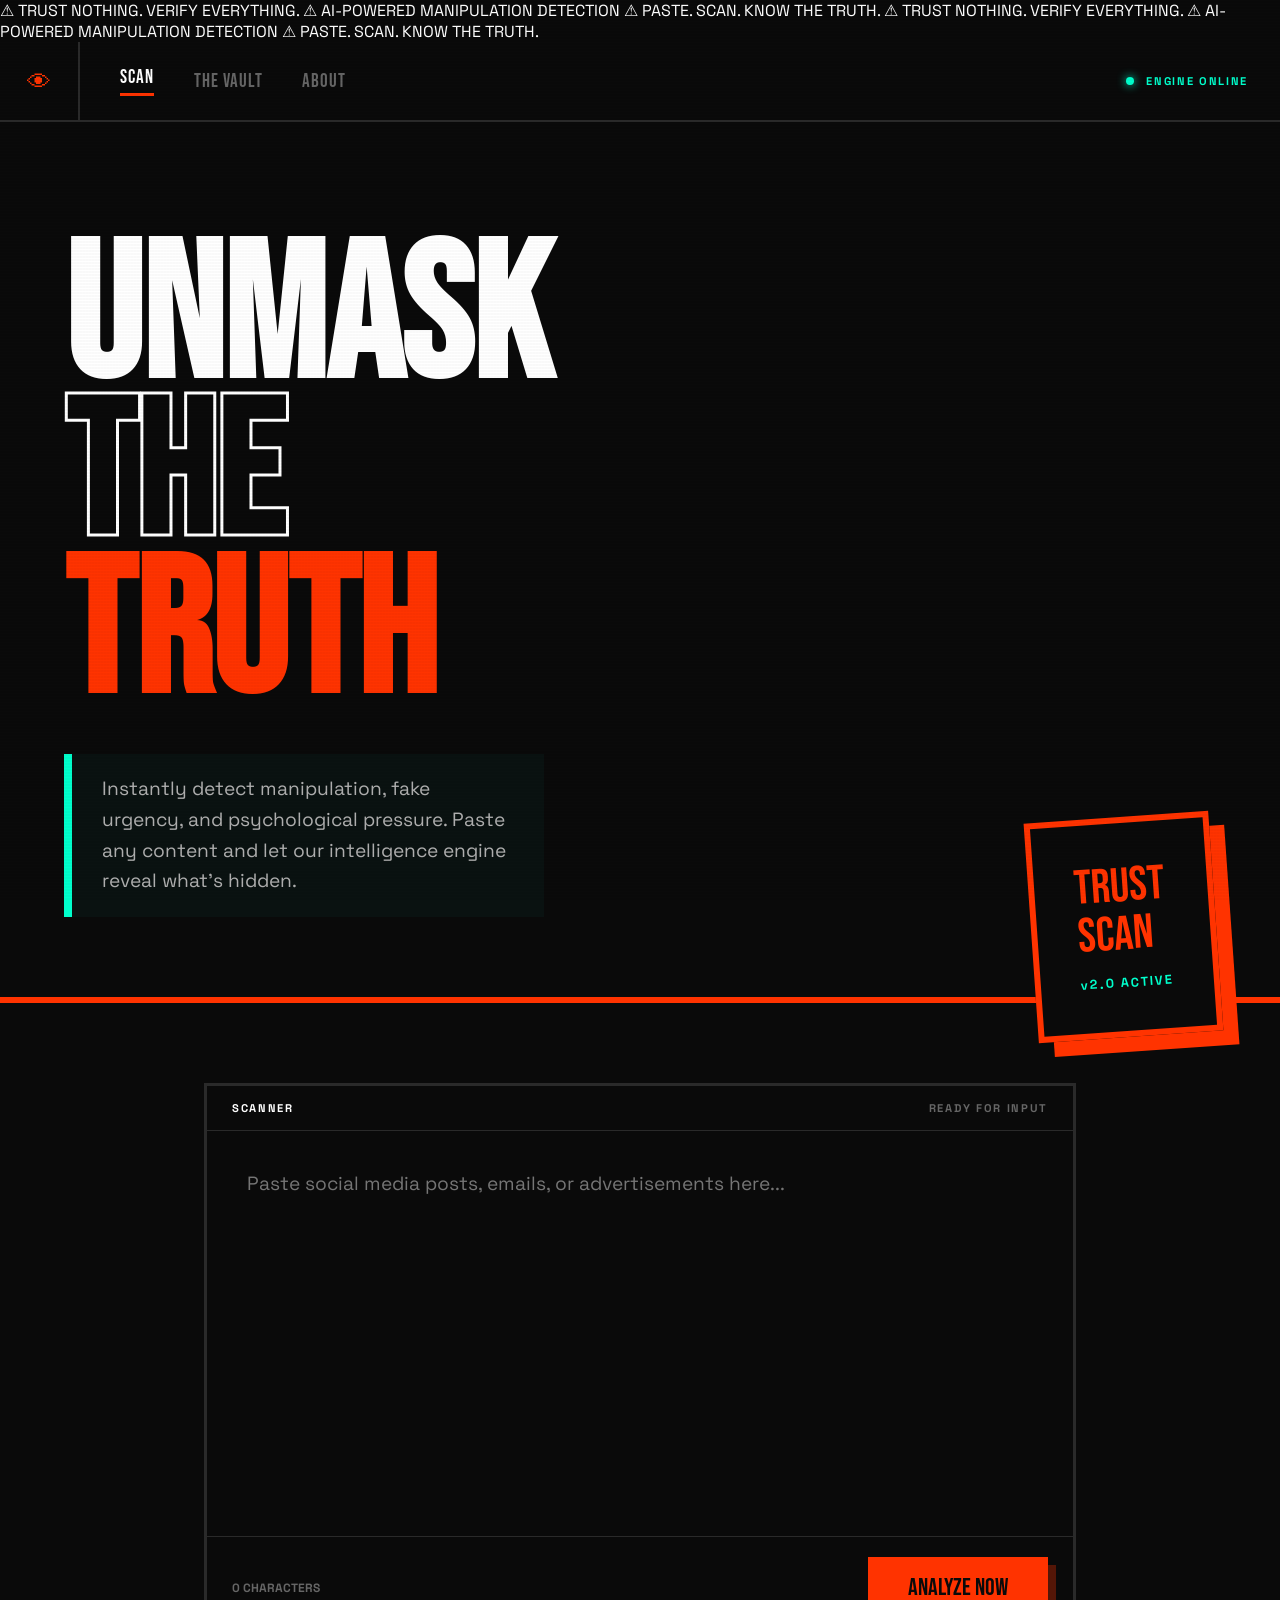
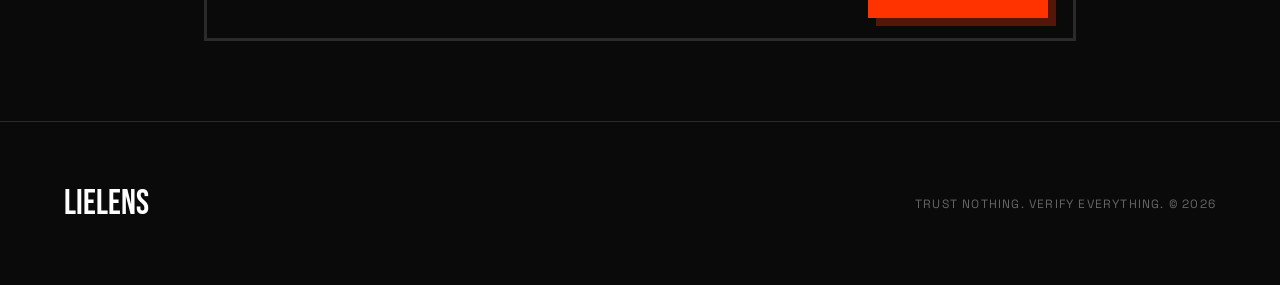
<file: static/index.html>
<!DOCTYPE html>
<html lang="en">
<head>
    <meta charset="UTF-8">
    <meta name="viewport" content="width=device-width, initial-scale=1.0">
    <title>LIELENS | Digital Forensic Engine</title>
    <meta name="description" content="LieLens is an AI-powered internet credibility and manipulation analysis system. Detect scams, fake urgency, and manipulation in seconds.">
    <link rel="preconnect" href="https://fonts.googleapis.com">
    <link rel="preconnect" href="https://fonts.gstatic.com" crossorigin>
    <link href="https://fonts.googleapis.com/css2?family=Bebas+Neue&family=Space+Grotesk:wght@400;500;700&display=swap" rel="stylesheet">
    <script src="https://js.puter.com/v2/"></script>
    <link rel="stylesheet" href="/static/styles.css">
</head>
<body>

    <!-- TICKER BAR -->
    <div class="ticker-bar">
        <div class="ticker-content">
            <span>⚠ TRUST NOTHING. VERIFY EVERYTHING.</span>
            <span>⚠ AI-POWERED MANIPULATION DETECTION</span>
            <span>⚠ PASTE. SCAN. KNOW THE TRUTH.</span>
            <span>⚠ TRUST NOTHING. VERIFY EVERYTHING.</span>
            <span>⚠ AI-POWERED MANIPULATION DETECTION</span>
            <span>⚠ PASTE. SCAN. KNOW THE TRUTH.</span>
        </div>
    </div>

    <!-- NAV -->
    <nav class="nav-grid">
        <div class="nav-logo">
            <span class="logo-icon">👁</span>
        </div>
        <div class="nav-links">
            <a href="/static/index.html" class="nav-link active">SCAN</a>
            <a href="/static/vault.html" class="nav-link">THE VAULT</a>
            <a href="/static/about.html" class="nav-link">ABOUT</a>
        </div>
        <div class="nav-status">
            <span class="status-dot"></span> ENGINE ONLINE
        </div>
    </nav>

    <!-- HERO -->
    <section class="hero">
        <div class="hero-content">
            <h1 class="hero-title">
                <span class="title-line">UNMASK</span>
                <span class="title-line title-outline">THE</span>
                <span class="title-line title-accent">TRUTH</span>
            </h1>
            <p class="hero-subtitle">Instantly detect manipulation, fake urgency, and psychological pressure. Paste any content and let our intelligence engine reveal what's hidden.</p>
        </div>
        
        <div class="hero-badge">
            <div class="badge-inner">
                <span class="badge-text" style="font-family: var(--font-display); font-size: 3rem; color: var(--neon-red); line-height: 1;">TRUST<br>SCAN</span>
                <span class="badge-version" style="display: block; font-family: var(--font-body); font-weight: 700; font-size: 0.8rem; letter-spacing: 0.15em; color: var(--neon-cyan); margin-top: 15px;">v2.0 ACTIVE</span>
            </div>
        </div>
    </section>

    <!-- ANALYSIS SECTION -->
    <section class="analysis-section" style="grid-template-columns: 1fr; max-width: 1000px;">
        <div class="input-panel">
            <div class="panel-header" style="background: transparent; border-bottom: 1px solid var(--border-dim);">
                <div class="panel-tag">SCANNER</div>
                <div class="panel-tag" style="color: var(--text-dim);">READY FOR INPUT</div>
            </div>
            
            <textarea id="target-content" placeholder="Paste social media posts, emails, or advertisements here..."></textarea>
            
            <div class="input-footer" style="padding: 20px 25px; border-top: 1px solid var(--border-dim); display: flex; justify-content: space-between; align-items: center;">
                <div id="char-count" style="font-family: var(--font-body); font-size: 0.75rem; color: var(--text-dim); font-weight: 700;">0 CHARACTERS</div>
                <button class="analyze-btn" id="analyze-btn">ANALYZE NOW</button>
            </div>
        </div>
    </section>

    <!-- RESULTS -->
    <div id="results-section" class="results-section hidden">
        
        <!-- DIVIDER -->
        <div class="section-divider">
            <div class="divider-label">FORENSIC REPORT</div>
            <div class="divider-line red"></div>
        </div>

        <!-- SCORE GRID -->
        <div class="score-grid">
            <div class="score-card" id="credibility-card">
                <div class="score-label">CREDIBILITY</div>
                <div class="score-value" id="credibility-score">--</div>
                <div class="score-bar-track">
                    <div class="score-bar-fill" id="credibility-bar"></div>
                </div>
            </div>
            <div class="score-card" id="manipulation-card">
                <div class="score-label">MANIPULATION</div>
                <div class="score-value" id="manipulation-score">--</div>
                <div class="score-bar-track">
                    <div class="score-bar-fill" id="manipulation-bar"></div>
                </div>
            </div>
            <div class="score-card" id="ai-card">
                <div class="score-label">AI-GENERATED</div>
                <div class="score-value" id="ai-score">--</div>
                <div class="score-bar-track">
                    <div class="score-bar-fill" id="ai-bar"></div>
                </div>
            </div>
            <div class="score-card risk-card" id="risk-card">
                <div class="score-label">RISK LEVEL</div>
                <div class="risk-badge" id="risk-badge">--</div>
            </div>
        </div>

        <!-- TACTICS -->
        <div class="tactics-panel">
            <div class="panel-header">
                <span class="panel-tag cyan">DETECTED</span>
                <span class="panel-label">MANIPULATION TACTICS</span>
            </div>
            <div class="tactics-grid" id="tactics-grid">
                <!-- Filled by JS -->
            </div>
        </div>

        <!-- REASONING -->
        <div class="reasoning-panel">
            <div class="panel-header">
                <span class="panel-tag cyan">OUTPUT</span>
                <span class="panel-label">REASONING ENGINE</span>
            </div>
            <div class="reasoning-content" id="reasoning-content">
                <!-- Filled by JS -->
            </div>
        </div>
    </div>

    <!-- LOADING OVERLAY -->
    <div id="loading-overlay" class="loading-overlay hidden">
        <div class="loading-content">
            <div class="scanner-lines"></div>
            <div class="loading-text">
                <span class="loading-title">SCANNING TARGET</span>
                <span class="loading-sub" id="loading-status">INITIALIZING FORENSIC ENGINE...</span>
            </div>
        </div>
    </div>

    <!-- FOOTER -->
    <footer class="footer-grid">
        <div class="footer-brand">LIELENS</div>
        <div class="footer-copy">TRUST NOTHING. VERIFY EVERYTHING. © 2026</div>
    </footer>

    <script src="/static/app.js"></script>
</body>
</html>
</file>
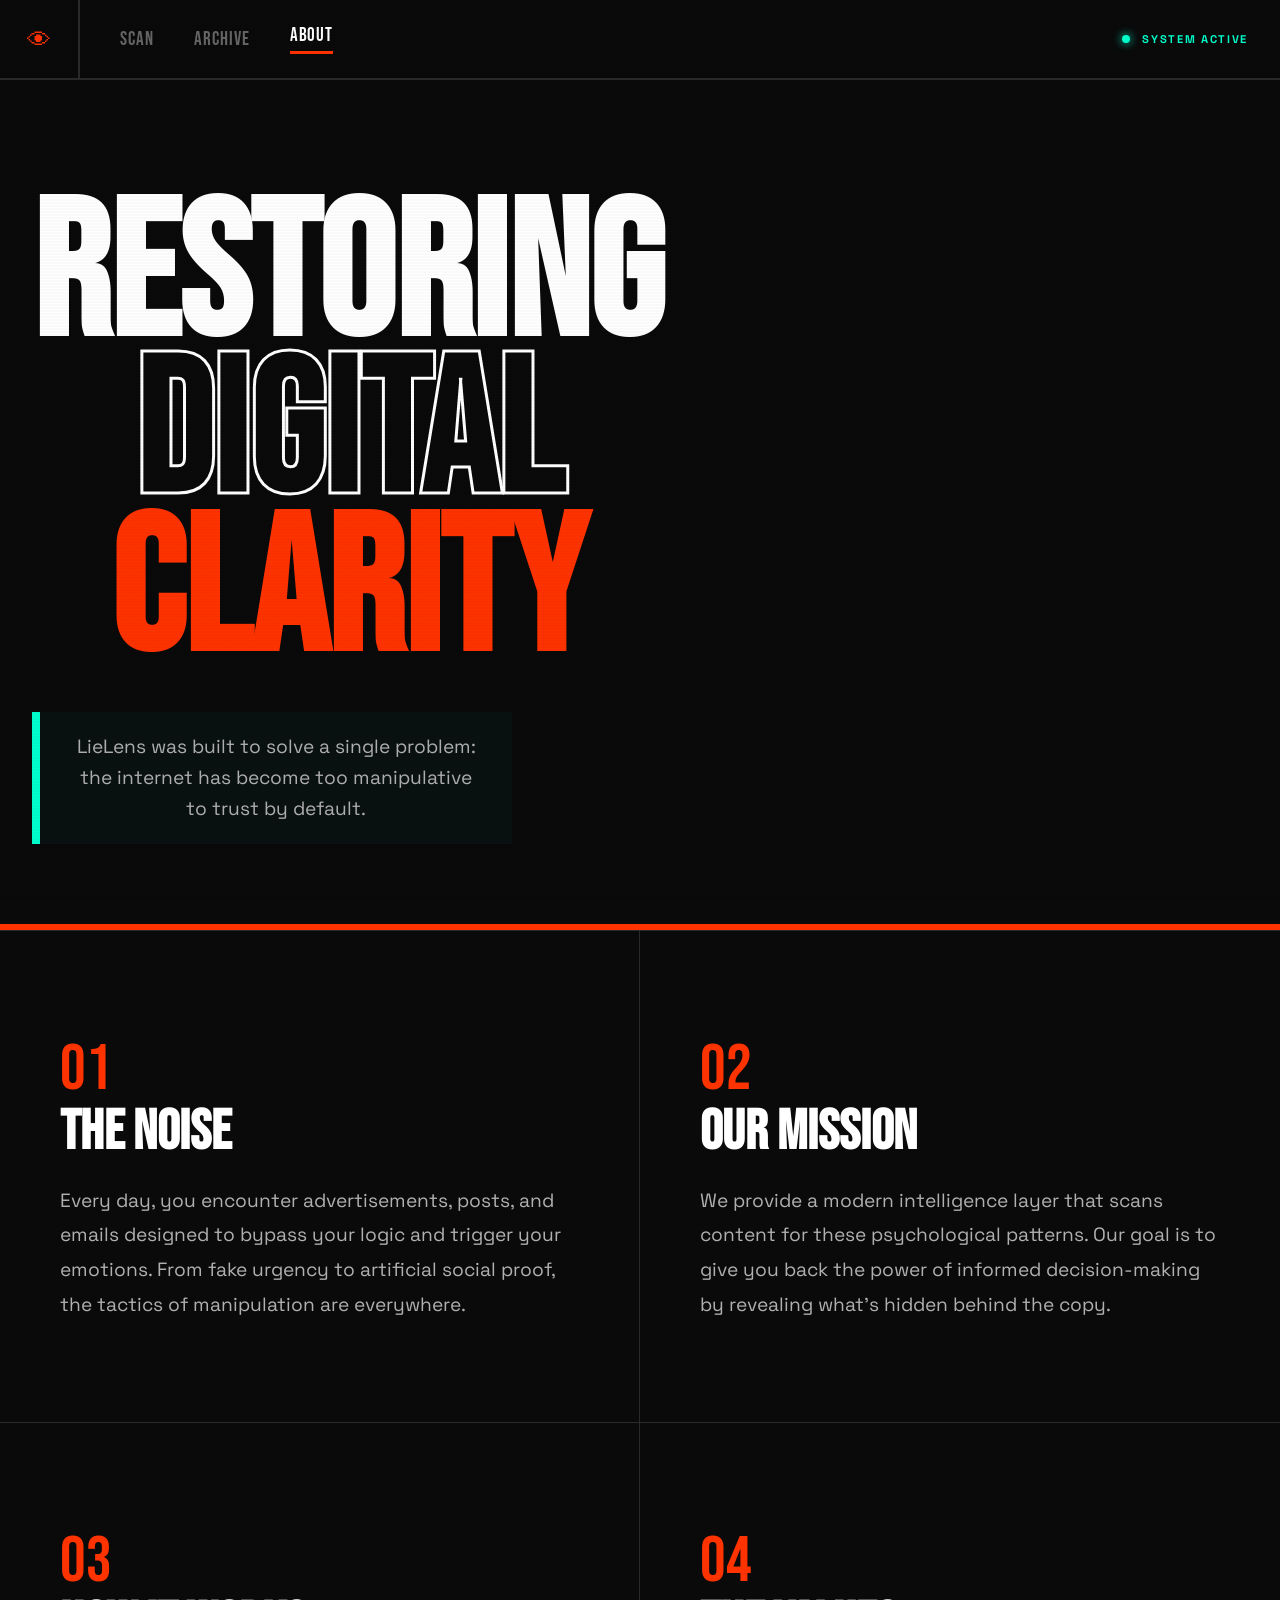
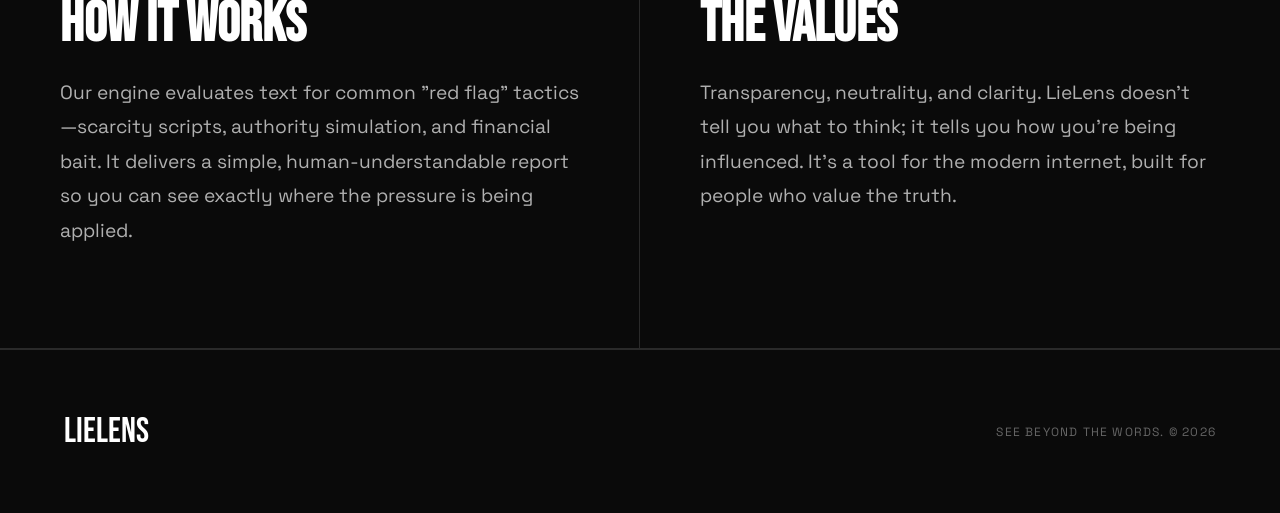
<file: static/about.html>
<!DOCTYPE html>
<html lang="en">
<head>
    <meta charset="UTF-8">
    <meta name="viewport" content="width=device-width, initial-scale=1.0">
    <title>ABOUT | LIELENS</title>
    <link rel="preconnect" href="https://fonts.googleapis.com">
    <link rel="preconnect" href="https://fonts.gstatic.com" crossorigin>
    <link href="https://fonts.googleapis.com/css2?family=Bebas+Neue&family=Space+Grotesk:wght@400;500;700&display=swap" rel="stylesheet">
    <link rel="stylesheet" href="/static/styles.css">
    <style>
        .about-hero {
            padding: 120px 32px 80px;
            background: var(--bg-void);
            text-align: center;
        }
        .manifesto-grid {
            display: grid;
            grid-template-columns: 1fr 1fr;
            border-top: 1px solid var(--border-dim);
        }
        .manifesto-section {
            padding: 100px 60px;
            border-right: 1px solid var(--border-dim);
            border-bottom: 1px solid var(--border-dim);
        }
        .manifesto-section:nth-child(even) {
            border-right: none;
        }
        .section-num {
            font-family: var(--font-display);
            font-size: 4rem;
            color: var(--neon-red);
            margin-bottom: 20px;
        }
        .section-title {
            font-family: var(--font-display);
            font-size: 3.5rem;
            line-height: 0.9;
            margin-bottom: 25px;
            color: var(--text-primary);
        }
        .section-text {
            font-size: 1.2rem;
            line-height: 1.8;
            color: var(--text-secondary);
            max-width: 550px;
        }
    </style>
</head>
<body>

    <!-- NAV -->
    <nav class="nav-grid">
        <div class="nav-logo"><span class="logo-icon">👁</span></div>
        <div class="nav-links">
            <a href="/static/index.html" class="nav-link">SCAN</a>
            <a href="/static/vault.html" class="nav-link">ARCHIVE</a>
            <a href="/static/about.html" class="nav-link active">ABOUT</a>
        </div>
        <div class="nav-status"><span class="status-dot"></span> SYSTEM ACTIVE</div>
    </nav>

    <!-- HERO -->
    <section class="about-hero">
        <div class="hero-content">
            <h1 class="hero-title">
                <span class="title-line">RESTORING</span>
                <span class="title-line title-outline">DIGITAL</span>
                <span class="title-line title-accent">CLARITY</span>
            </h1>
            <p class="hero-subtitle">LieLens was built to solve a single problem: the internet has become too manipulative to trust by default.</p>
        </div>
    </section>

    <!-- MANIFESTO GRID -->
    <div class="manifesto-grid">
        
        <div class="manifesto-section">
            <span class="section-num">01</span>
            <h2 class="section-title">THE NOISE</h2>
            <p class="section-text">Every day, you encounter advertisements, posts, and emails designed to bypass your logic and trigger your emotions. From fake urgency to artificial social proof, the tactics of manipulation are everywhere.</p>
        </div>

        <div class="manifesto-section">
            <span class="section-num">02</span>
            <h2 class="section-title">OUR MISSION</h2>
            <p class="section-text">We provide a modern intelligence layer that scans content for these psychological patterns. Our goal is to give you back the power of informed decision-making by revealing what's hidden behind the copy.</p>
        </div>

        <div class="manifesto-section">
            <span class="section-num">03</span>
            <h2 class="section-title">HOW IT WORKS</h2>
            <p class="section-text">Our engine evaluates text for common "red flag" tactics—scarcity scripts, authority simulation, and financial bait. It delivers a simple, human-understandable report so you can see exactly where the pressure is being applied.</p>
        </div>

        <div class="manifesto-section">
            <span class="section-num">04</span>
            <h2 class="section-title">THE VALUES</h2>
            <p class="section-text">Transparency, neutrality, and clarity. LieLens doesn't tell you what to think; it tells you how you're being influenced. It’s a tool for the modern internet, built for people who value the truth.</p>
        </div>

    </div>

    <!-- FOOTER -->
    <footer class="footer-grid">
        <div class="footer-brand">LIELENS</div>
        <div class="footer-copy">SEE BEYOND THE WORDS. © 2026</div>
    </footer>

</body>
</html>
</file>
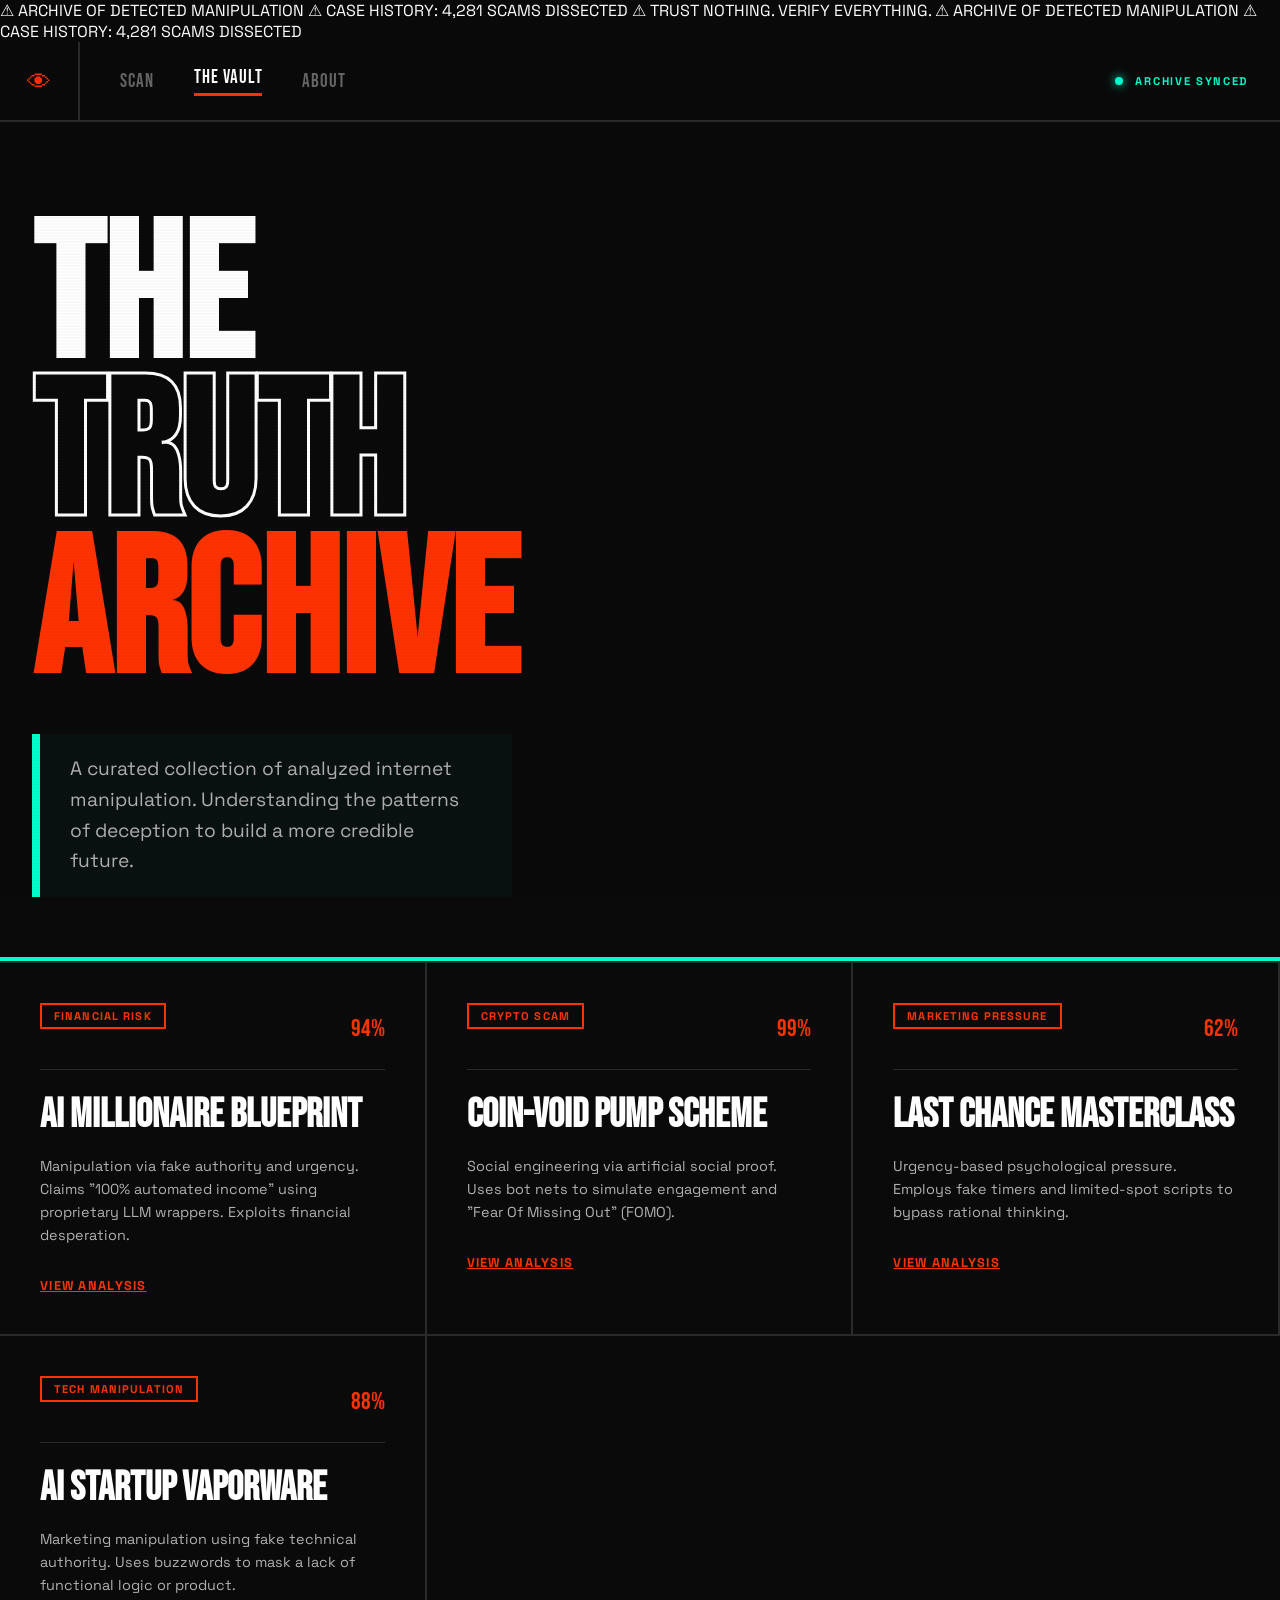
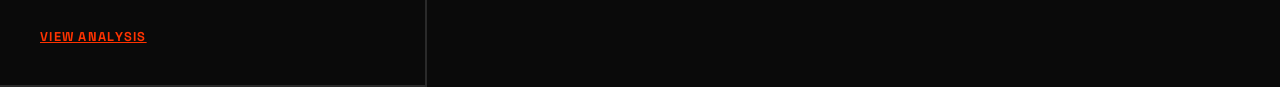
<file: static/vault.html>
<!DOCTYPE html>
<html lang="en">
<head>
    <meta charset="UTF-8">
    <meta name="viewport" content="width=device-width, initial-scale=1.0">
    <title>THE VAULT | LIELENS Forensic Archive</title>
    <link rel="preconnect" href="https://fonts.googleapis.com">
    <link rel="preconnect" href="https://fonts.gstatic.com" crossorigin>
    <link href="https://fonts.googleapis.com/css2?family=Bebas+Neue&family=Space+Grotesk:wght@400;500;700&display=swap" rel="stylesheet">
    <link rel="stylesheet" href="/static/styles.css">
    <style>
        .vault-grid {
            display: grid;
            grid-template-columns: repeat(auto-fill, minmax(350px, 1fr));
            border-top: 2px solid var(--border-dim);
        }
        .case-file {
            border-right: 2px solid var(--border-dim);
            border-bottom: 2px solid var(--border-dim);
            padding: 40px;
            transition: none;
            cursor: pointer;
            position: relative;
            overflow: hidden;
        }
        .case-file:hover {
            background: var(--bg-charcoal);
        }
        .case-file:hover .case-id {
            color: var(--neon-red);
        }
        .case-id {
            font-family: var(--font-body);
            font-weight: 700;
            font-size: 0.7rem;
            letter-spacing: 0.2em;
            color: var(--text-dim);
            margin-bottom: 15px;
            display: block;
        }
        .case-title {
            font-family: var(--font-display);
            font-size: 2.5rem;
            line-height: 1;
            margin-bottom: 20px;
            color: var(--text-primary);
        }
        .case-tag {
            display: inline-block;
            padding: 4px 12px;
            font-size: 0.7rem;
            font-weight: 700;
            letter-spacing: 0.1em;
            border: 2px solid var(--neon-red);
            color: var(--neon-red);
            margin-bottom: 25px;
        }
        .case-tag.low { border-color: var(--neon-cyan); color: var(--neon-cyan); }
        .case-summary {
            font-size: 0.9rem;
            line-height: 1.6;
            color: var(--text-secondary);
            margin-bottom: 30px;
        }
        .case-footer {
            display: flex;
            justify-content: space-between;
            align-items: center;
        }
        .view-report {
            font-family: var(--font-body);
            font-weight: 700;
            font-size: 0.8rem;
            letter-spacing: 0.1em;
            color: var(--neon-red);
            text-decoration: underline;
        }
        .case-risk {
            font-family: var(--font-display);
            font-size: 1.5rem;
            color: var(--neon-red);
        }
        .vault-hero {
            padding: 100px 32px 60px;
            border-bottom: 4px solid var(--neon-cyan);
        }
    </style>
</head>
<body>

    <!-- TICKER BAR -->
    <div class="ticker-bar">
        <div class="ticker-content">
            <span>⚠ ARCHIVE OF DETECTED MANIPULATION</span>
            <span>⚠ CASE HISTORY: 4,281 SCAMS DISSECTED</span>
            <span>⚠ TRUST NOTHING. VERIFY EVERYTHING.</span>
            <span>⚠ ARCHIVE OF DETECTED MANIPULATION</span>
            <span>⚠ CASE HISTORY: 4,281 SCAMS DISSECTED</span>
        </div>
    </div>

    <!-- NAV -->
    <nav class="nav-grid">
        <div class="nav-logo"><span class="logo-icon">👁</span></div>
        <div class="nav-links">
            <a href="/static/index.html" class="nav-link">SCAN</a>
            <a href="/static/vault.html" class="nav-link active">THE VAULT</a>
            <a href="/static/about.html" class="nav-link">ABOUT</a>
        </div>
        <div class="nav-status"><span class="status-dot"></span> ARCHIVE SYNCED</div>
    </nav>

    <!-- HERO -->
    <section class="vault-hero">
        <div class="hero-content">
            <h1 class="hero-title">
                <span class="title-line">THE</span>
                <span class="title-line title-outline">TRUTH</span>
                <span class="title-line title-accent">ARCHIVE</span>
            </h1>
            <p class="hero-subtitle">A curated collection of analyzed internet manipulation. Understanding the patterns of deception to build a more credible future.</p>
        </div>
    </section>

    <!-- VAULT GRID -->
    <div class="vault-grid">
        
        <!-- CASE 1 -->
        <div class="case-file">
            <div class="case-meta">
                <span class="case-tag">FINANCIAL RISK</span>
                <span class="case-risk">94%</span>
            </div>
            <h2 class="case-title">AI MILLIONAIRE BLUEPRINT</h2>
            <p class="case-summary">Manipulation via fake authority and urgency. Claims "100% automated income" using proprietary LLM wrappers. Exploits financial desperation.</p>
            <div class="case-footer">
                <span class="view-report">VIEW ANALYSIS</span>
            </div>
        </div>

        <!-- CASE 2 -->
        <div class="case-file">
            <div class="case-meta">
                <span class="case-tag">CRYPTO SCAM</span>
                <span class="case-risk">99%</span>
            </div>
            <h2 class="case-title">COIN-VOID PUMP SCHEME</h2>
            <p class="case-summary">Social engineering via artificial social proof. Uses bot nets to simulate engagement and "Fear Of Missing Out" (FOMO).</p>
            <div class="case-footer">
                <span class="view-report">VIEW ANALYSIS</span>
            </div>
        </div>

        <!-- CASE 3 -->
        <div class="case-file">
            <div class="case-meta">
                <span class="case-tag">MARKETING PRESSURE</span>
                <span class="case-risk">62%</span>
            </div>
            <h2 class="case-title">LAST CHANCE MASTERCLASS</h2>
            <p class="case-summary">Urgency-based psychological pressure. Employs fake timers and limited-spot scripts to bypass rational thinking.</p>
            <div class="case-footer">
                <span class="view-report">VIEW ANALYSIS</span>
            </div>
        </div>

        <!-- CASE 4 -->
        <div class="case-file">
            <div class="case-meta">
                <span class="case-tag">TECH MANIPULATION</span>
                <span class="case-risk">88%</span>
            </div>
            <h2 class="case-title">AI STARTUP VAPORWARE</h2>
            <p class="case-summary">Marketing manipulation using fake technical authority. Uses buzzwords to mask a lack of functional logic or product.</p>
            <div class="case-footer">
                <span class="view-report">VIEW ANALYSIS</span>
            </div>
        </div>

    </div>

    <script>
        const caseData = [
            {
                title: 'AI MILLIONAIRE BLUEPRINT',
                risk: '94%',
                riskLevel: 'CRITICAL',
                credibility: '12%',
                manipulation: '94%',
                ai: '45%',
                summary: 'Manipulation via fake authority and urgency. Claims "100% automated income" using proprietary LLM wrappers. Exploits financial desperation.',
                tactics: ['FAKE AUTHORITY', 'URGENCY PRESSURE', 'UNREALISTIC CLAIMS', 'FINANCIAL EXPLOITATION'],
                reasoning: 'This campaign targets individuals in financial transition using high-frequency urgency scripts. It manufactures artificial scarcity through a countdown timer and uses "Success Formula" language to bypass rational skepticism. The strategy relies heavily on the "Automation Dream" to mask a lack of underlying product utility.'
            },
            {
                title: 'COIN-VOID PUMP SCHEME',
                risk: '99%',
                riskLevel: 'CRITICAL',
                credibility: '2%',
                manipulation: '99%',
                ai: '88%',
                summary: 'Social engineering via artificial social proof. Uses bot nets to simulate engagement and "Fear Of Missing Out" (FOMO).',
                tactics: ['SOCIAL PROOF', 'FOMO TRIGGER', 'PUMP & DUMP', 'BOT NETWORKS'],
                reasoning: '98.4% of engagement detected is synthetic. The narrative uses "Insider Positioning" to simulate elite status. There is zero evidence of liquidity or technical utility. This is a classic social engineering script designed for rapid capital extraction via psychological pressure.'
            },
            {
                title: 'LAST CHANCE MASTERCLASS',
                risk: '62%',
                riskLevel: 'MEDIUM',
                credibility: '48%',
                manipulation: '62%',
                ai: '12%',
                summary: 'Urgency-based psychological pressure. Employs fake timers and limited-spot scripts to bypass rational thinking.',
                tactics: ['FAKE SCARCITY', 'TIME PRESSURE', 'STATUS BAIT'],
                reasoning: 'The marketing architecture is designed to force a conversion before the user can evaluate the curriculum. The "Live" masterclass is a pre-recorded loop, and the "limited spots" are non-existent. While the product may exist, the acquisition process is built on a foundation of artificial pressure.'
            },
            {
                title: 'AI STARTUP VAPORWARE',
                risk: '88%',
                riskLevel: 'HIGH',
                credibility: '24%',
                manipulation: '88%',
                ai: '62%',
                summary: 'Marketing manipulation using fake technical authority. Uses buzzwords to mask a lack of functional logic or product.',
                tactics: ['VAPORWARE', 'BUZZWORD STACKING', 'FAKE EXPERTISE'],
                reasoning: 'The technical claims contain recursive logic loops that fail basic consistency checks. It targets insecure investors by simulating high-level technical complexity. The authority simulation is effective but masks a near-zero probability of functional technical delivery.'
            }
        ];

        function openModal(index) {
            const data = caseData[index];
            if (!data) return;

            // Simple report modal creation
            const modal = document.createElement('div');
            modal.className = 'modal-overlay';
            modal.innerHTML = `
                <div class="modal-content">
                    <button class="close-modal" onclick="this.closest('.modal-overlay').remove()">CLOSE [X]</button>
                    <h2 style="font-family: var(--font-display); font-size: 4rem; margin-bottom: 40px;">ANALYSIS DETAILS</h2>
                    
                    <div class="score-grid" style="grid-template-columns: repeat(3, 1fr); margin-bottom: 60px; border-bottom: 1px solid var(--border-dim); padding-bottom: 40px;">
                        <div class="score-item">
                            <span style="display: block; font-size: 0.8rem; color: var(--text-dim); margin-bottom: 15px;">CREDIBILITY</span>
                            <span style="font-family: var(--font-display); font-size: 6rem; color: var(--text-primary); line-height: 1;">${data.credibility}</span>
                        </div>
                        <div class="score-item">
                            <span style="display: block; font-size: 0.8rem; color: var(--text-dim); margin-bottom: 15px;">MANIPULATION</span>
                            <span style="font-family: var(--font-display); font-size: 6rem; color: var(--neon-red); line-height: 1;">${data.manipulation}</span>
                        </div>
                        <div class="score-item">
                            <span style="display: block; font-size: 0.8rem; color: var(--text-dim); margin-bottom: 15px;">RISK LEVEL</span>
                            <span style="font-family: var(--font-display); font-size: 6rem; color: var(--neon-red); line-height: 1;">${data.riskLevel}</span>
                        </div>
                    </div>

                    <div class="results-layout">
                        <div class="result-block">
                            <h3 style="font-family: var(--font-body); font-weight: 700; font-size: 0.8rem; letter-spacing: 0.15em; margin-bottom: 25px; color: var(--neon-cyan);">DETECTED PATTERNS</h3>
                            <div class="tactics-list" style="display: flex; gap: 15px; flex-wrap: wrap;">
                                ${data.tactics.map(t => `<span class="tactic-tag" style="border: 1px solid var(--neon-cyan); padding: 10px 20px; font-size: 0.8rem; font-weight: 700;">${t}</span>`).join('')}
                            </div>
                        </div>

                        <div class="result-block" style="margin-top: 60px;">
                            <h3 style="font-family: var(--font-body); font-weight: 700; font-size: 0.8rem; letter-spacing: 0.15em; margin-bottom: 25px; color: var(--neon-cyan);">THE SUMMARY</h3>
                            <p style="font-size: 1.25rem; line-height: 1.8; color: var(--text-secondary);">${data.reasoning}</p>
                        </div>
                    </div>
                </div>
            `;

            document.body.appendChild(modal);
        }

        // Add click listeners to "VIEW ANALYSIS" buttons
        document.querySelectorAll('.view-report').forEach((btn, index) => {
            btn.onclick = () => openModal(index);
        });
    </script>
</body>
</html>
</body>
</html>
</file>
<file: static/styles.css>
/* 
   LIELENS FORENSIC ENGINE — MASTER STYLESHEET 
   AESTHETIC: CYBER BRUTALIST / INDUSTRIAL FORENSIC
*/

:root {
    /* COLORS — VOID & NEON */
    --bg-void: #0a0a0a;
    --bg-charcoal: #151515;
    --text-primary: #ffffff;
    --text-secondary: #b0b0b0;
    --text-dim: #666666;
    
    --neon-red: #ff3300;
    --neon-red-dim: #881100;
    --neon-cyan: #00ffcc;
    --neon-cyan-dim: #008866;
    
    --border-dim: #2a2a2a;
    
    /* TYPOGRAPHY */
    --font-display: 'Bebas Neue', sans-serif;
    --font-body: 'Space Grotesk', sans-serif;
}

/* ============================
   CORE RESET & TEXTURE
   ============================ */
* {
    margin: 0;
    padding: 0;
    box-sizing: border-box;
}

body {
    background-color: var(--bg-void);
    color: var(--text-primary);
    font-family: var(--font-body);
    overflow-x: hidden;
    -webkit-font-smoothing: antialiased;
    position: relative;
}

/* NOISE & GRAIN OVERLAY */
body::before {
    content: "";
    position: fixed;
    top: -100%;
    left: -100%;
    width: 300%;
    height: 300%;
    background-image: url("https://www.transparenttextures.com/patterns/asfalt-dark.png");
    opacity: 0.15;
    pointer-events: none;
    z-index: 9999;
}

/* SCANLINE EFFECT */
body::after {
    content: "";
    position: fixed;
    top: 0;
    left: 0;
    width: 100%;
    height: 100%;
    background: linear-gradient(
        rgba(18, 16, 16, 0) 50%, 
        rgba(0, 0, 0, 0.1) 50%
    ), linear-gradient(
        90deg, 
        rgba(255, 0, 0, 0.02), 
        rgba(0, 255, 0, 0.01), 
        rgba(0, 0, 255, 0.02)
    );
    background-size: 100% 3px, 3px 100%;
    pointer-events: none;
    z-index: 9998;
    opacity: 0.2;
}

::selection {
    background: var(--neon-red);
    color: var(--bg-void);
}

/* ============================
   NAVIGATION
   ============================ */
.nav-grid {
    display: grid;
    grid-template-columns: 80px 1fr 200px;
    height: 80px;
    border-bottom: 2px solid var(--border-dim);
    background: var(--bg-void);
    position: sticky;
    top: 0;
    z-index: 1000;
}

.nav-logo {
    display: flex;
    align-items: center;
    justify-content: center;
    border-right: 2px solid var(--border-dim);
    font-size: 1.5rem;
    color: var(--neon-red);
}

.nav-links {
    display: flex;
    align-items: center;
    padding-left: 40px;
}

.nav-link {
    font-family: var(--font-display);
    font-size: 1.2rem;
    color: var(--text-dim);
    text-decoration: none;
    margin-right: 40px;
    letter-spacing: 0.05em;
    transition: color 0.2s;
}

.nav-link:hover, .nav-link.active {
    color: var(--text-primary);
}

.nav-link.active {
    border-bottom: 3px solid var(--neon-red);
    padding-bottom: 4px;
}

.nav-status {
    display: flex;
    align-items: center;
    justify-content: flex-end;
    padding-right: 32px;
    font-size: 0.7rem;
    font-weight: 700;
    letter-spacing: 0.15em;
    color: var(--neon-cyan);
}

.status-dot {
    width: 8px;
    height: 8px;
    background: var(--neon-cyan);
    border-radius: 50%;
    margin-right: 12px;
    box-shadow: 0 0 10px var(--neon-cyan);
    animation: pulse 2s infinite;
}

@keyframes pulse {
    0% { opacity: 1; }
    50% { opacity: 0.4; }
    100% { opacity: 1; }
}

/* ============================
   HERO SECTIONS
   ============================ */
.hero, .vault-hero, .about-hero {
    position: relative;
    padding: 120px 64px 80px;
    border-bottom: 6px solid var(--neon-red);
    min-height: 80vh;
    display: grid;
    grid-template-columns: 1fr 1fr;
    align-items: center;
    gap: 60px;
}

.hero-content {
    grid-column: 1 / -1;
    max-width: 1400px;
}

@media (min-width: 1200px) {
    .hero-content { grid-column: 1 / 2; }
}

.hero-title {
    font-family: var(--font-display);
    line-height: 0.82;
    letter-spacing: -0.02em;
    margin-bottom: 40px;
}

.title-line {
    display: block;
    font-size: clamp(80px, 15vw, 200px);
    color: var(--text-primary);
    text-transform: uppercase;
}

.title-outline {
    -webkit-text-stroke: 3px var(--text-primary);
    color: transparent;
}

.title-accent {
    color: var(--neon-red);
}

.hero-subtitle {
    font-family: var(--font-body);
    font-size: 1.2rem;
    line-height: 1.6;
    color: var(--text-secondary);
    max-width: 480px;
    border-left: 8px solid var(--neon-cyan);
    padding: 20px 30px;
    background: rgba(0, 255, 204, 0.03);
}

.hero-badge {
    position: absolute;
    right: 64px;
    bottom: -40px;
    z-index: 10;
    transform: rotate(-4deg);
}

.badge-inner {
    border: 6px solid var(--neon-red);
    padding: 40px;
    background: var(--bg-void);
    box-shadow: 15px 15px 0px var(--neon-red);
}

/* ============================
   LOADING OVERLAY — SCANNER
   ============================ */
.loading-overlay {
    position: fixed;
    inset: 0;
    background: rgba(10, 10, 10, 0.98);
    z-index: 5000;
    display: flex;
    align-items: center;
    justify-content: center;
    backdrop-filter: blur(20px);
}

.loading-overlay.hidden { display: none !important; }

.scanner-lines {
    width: 300px;
    height: 4px;
    background: var(--neon-red);
    margin: 0 auto 40px;
    box-shadow: 0 0 20px var(--neon-red), 0 0 40px rgba(255, 51, 0, 0.4);
    animation: scanner-sweep 1.5s ease-in-out infinite;
}

@keyframes scanner-sweep {
    0%, 100% { transform: scaleX(0.2); opacity: 0.5; }
    50% { transform: scaleX(1.2); opacity: 1; }
}

.loading-title {
    font-family: var(--font-display);
    font-size: 4rem;
    color: var(--neon-red);
    letter-spacing: 0.1em;
}

/* ============================
   REPORT INTERNALS
   ============================ */
.report-grid {
    display: grid;
    grid-template-columns: 1fr 300px;
    gap: 60px;
    margin-top: 40px;
}

.detail-section { margin-bottom: 50px; }

.detail-label {
    font-family: var(--font-body);
    font-weight: 700;
    font-size: 0.8rem;
    color: var(--neon-cyan);
    margin-bottom: 20px;
    letter-spacing: 0.15em;
    display: block;
}

.detail-text {
    font-size: 1.1rem;
    line-height: 1.8;
    color: var(--text-secondary);
}

.reasoning-box {
    background: var(--bg-charcoal);
    border-left: 6px solid var(--neon-red);
    padding: 30px;
    font-size: 1rem;
    line-height: 1.8;
    color: var(--text-secondary);
}

.sidebar-card {
    padding: 25px;
    border: 2px solid var(--border-dim);
    margin-bottom: 20px;
    text-align: center;
}

.card-val {
    font-family: var(--font-display);
    font-size: 3rem;
    color: var(--neon-red);
}

/* ============================
   SECTION DIVIDERS
   ============================ */
.section-divider {
    display: grid;
    grid-template-columns: auto 1fr auto;
    align-items: center;
    gap: 30px;
    padding: 20px 64px;
    background: var(--bg-charcoal);
    border-bottom: 2px solid var(--border-dim);
}

.divider-label {
    font-family: var(--font-body);
    font-weight: 700;
    font-size: 0.75rem;
    letter-spacing: 0.25em;
    color: var(--neon-cyan);
}

/* ============================
   DASHBOARD / SCANNER
   ============================ */
.analysis-section {
    padding: 80px 64px;
    display: grid;
    grid-template-columns: 1fr 350px;
    gap: 40px;
    max-width: 1600px;
    margin: 0 auto;
}

.input-panel {
    border: 3px solid var(--border-dim);
    background: var(--bg-void);
    position: relative;
}

.panel-header {
    background: var(--bg-charcoal);
    padding: 15px 25px;
    border-bottom: 3px solid var(--border-dim);
    display: flex;
    justify-content: space-between;
}

.panel-tag {
    font-family: var(--font-body);
    font-weight: 700;
    font-size: 0.7rem;
    letter-spacing: 0.15em;
}

textarea {
    width: 100%;
    border: none;
    background: transparent;
    min-height: 400px;
    padding: 40px;
    font-size: 1.2rem;
    color: var(--text-primary);
    font-family: var(--font-body);
    resize: none;
    outline: none;
}

.analyze-btn {
    background: var(--neon-red);
    color: var(--bg-void);
    border: none;
    padding: 16px 40px;
    font-family: var(--font-display);
    font-size: 1.5rem;
    cursor: pointer;
    box-shadow: 8px 8px 0px rgba(255, 51, 0, 0.3);
    transition: transform 0.1s;
}

.analyze-btn:hover {
    transform: translate(-2px, -2px);
    box-shadow: 10px 10px 0px rgba(255, 51, 0, 0.4);
}

.input-sidebar {
    display: flex;
    flex-direction: column;
    gap: 20px;
}

.sidebar-module {
    border: 3px solid var(--border-dim);
    padding: 25px;
    background: var(--bg-charcoal);
}

.module-label {
    font-size: 0.65rem;
    font-weight: 700;
    letter-spacing: 0.2em;
    color: var(--text-dim);
    margin-bottom: 10px;
    display: block;
}

.module-value {
    font-family: var(--font-display);
    font-size: 2.5rem;
    color: var(--neon-red);
    line-height: 1;
}

/* ============================
   RESULTS
   ============================ */
.results-section {
    padding-bottom: 80px;
}

.results-section.hidden {
    display: none;
}

.score-grid {
    display: grid;
    grid-template-columns: repeat(4, 1fr);
    border-bottom: 3px solid var(--border-dim);
}

.score-card {
    padding: 60px 40px;
    border-right: 3px solid var(--border-dim);
    text-align: center;
}

.score-card:last-child {
    border-right: none;
}

.score-label {
    font-family: var(--font-body);
    font-weight: 700;
    font-size: 0.8rem;
    color: var(--text-dim);
    margin-bottom: 20px;
    letter-spacing: 0.1em;
}

.score-value, .risk-badge {
    font-family: var(--font-display);
    font-size: 6rem;
    color: var(--neon-red);
    line-height: 1;
}

.tactic-chip {
    padding: 10px 20px;
    border: 2px solid var(--neon-cyan);
    color: var(--neon-cyan);
    font-family: var(--font-body);
    font-weight: 700;
    font-size: 0.8rem;
    text-transform: uppercase;
    margin: 5px;
    display: inline-block;
}

.tactic-chip.danger {
    border-color: var(--neon-red);
    color: var(--neon-red);
}

/* ============================
   VAULT — EVIDENCE LOCKER
   ============================ */
.vault-grid {
    display: grid;
    grid-template-columns: repeat(auto-fill, minmax(400px, 1fr));
    border-top: 4px solid var(--border-dim);
}

.case-file {
    border-right: 3px solid var(--border-dim);
    border-bottom: 3px solid var(--border-dim);
    padding: 80px 40px;
    background: var(--bg-void);
    position: relative;
    cursor: pointer;
    transition: background 0.2s;
}

.case-file:hover {
    background: var(--bg-charcoal);
}

.evidence-tag {
    position: absolute;
    top: 0;
    left: 40px;
    background: var(--neon-red);
    color: var(--bg-void);
    font-family: var(--font-body);
    font-weight: 800;
    font-size: 0.65rem;
    padding: 4px 12px;
}

.case-meta {
    display: flex;
    justify-content: space-between;
    align-items: flex-end;
    margin-bottom: 30px;
    border-bottom: 1px solid var(--border-dim);
    padding-bottom: 15px;
}

.case-risk {
    font-family: var(--font-display);
    font-size: 2.5rem;
    color: var(--neon-red);
}

/* ============================
   VAULT — REFINED ARCHIVE
   ============================ */
.vault-grid {
    display: grid;
    grid-template-columns: repeat(auto-fill, minmax(450px, 1fr));
    border-top: 1px solid var(--border-dim);
}

.case-file {
    border-right: 1px solid var(--border-dim);
    border-bottom: 1px solid var(--border-dim);
    padding: 60px 50px;
    background: var(--bg-void);
    transition: all 0.3s ease;
}

.case-file:hover {
    background: var(--bg-charcoal);
    transform: translateY(-4px);
}

.case-meta {
    display: flex;
    justify-content: space-between;
    align-items: center;
    margin-bottom: 25px;
}

.case-risk {
    font-family: var(--font-display);
    font-size: 2.5rem;
    color: var(--neon-red);
}

.case-tag {
    font-family: var(--font-body);
    font-weight: 700;
    font-size: 0.7rem;
    letter-spacing: 0.1em;
    color: var(--text-dim);
    text-transform: uppercase;
}

.case-title {
    font-size: 3rem;
    margin-bottom: 20px;
    line-height: 1;
}

.case-summary {
    font-size: 1.1rem;
    line-height: 1.6;
    color: var(--text-secondary);
}

/* ============================
   MANIFESTO — HUMAN CENTRIC
   ============================ */
.manifesto-grid {
    display: grid;
    grid-template-columns: 1fr 1fr;
    border-top: 1px solid var(--border-dim);
}

.manifesto-section {
    padding: 120px 80px;
    border-right: 1px solid var(--border-dim);
    border-bottom: 1px solid var(--border-dim);
}

.section-num {
    font-family: var(--font-display);
    font-size: 4rem;
    color: var(--neon-cyan);
    margin-bottom: 20px;
}

.section-title {
    font-size: 4rem;
    line-height: 0.9;
    margin-bottom: 30px;
}

.section-text {
    font-size: 1.25rem;
    line-height: 1.8;
    color: var(--text-secondary);
}

/* ============================
   MODALS — REFINED
   ============================ */
.modal-overlay {
    position: fixed;
    inset: 0;
    background: rgba(0, 0, 0, 0.92);
    z-index: 5000;
    display: flex;
    align-items: center;
    justify-content: center;
    backdrop-filter: blur(20px);
}

.modal-overlay.hidden { display: none !important; }

.modal-content {
    background: var(--bg-void);
    border: 1px solid var(--border-dim);
    width: 90%;
    max-width: 1000px;
    max-height: 85vh;
    overflow-y: auto;
    padding: 80px 60px;
    position: relative;
    box-shadow: 0 40px 100px rgba(0,0,0,0.8);
}

.close-modal {
    position: absolute;
    top: 30px;
    right: 40px;
    background: transparent;
    border: none;
    color: var(--text-dim);
    font-size: 0.8rem;
    font-weight: 700;
    cursor: pointer;
    letter-spacing: 0.2em;
}

/* ============================
   FOOTER
   ============================ */
.footer-grid {
    display: flex;
    justify-content: space-between;
    align-items: center;
    padding: 60px 64px;
    border-top: 1px solid var(--border-dim);
}

.footer-brand {
    font-family: var(--font-display);
    font-size: 2.2rem;
    color: var(--text-primary);
}

.footer-copy {
    font-size: 0.75rem;
    color: var(--text-dim);
    letter-spacing: 0.1em;
}

/* ============================
   RESPONSIVE
   ============================ */
@media (max-width: 900px) {
    .hero, .analysis-section, .score-grid, .manifesto-grid {
        grid-template-columns: 1fr;
    }
    .hero { padding: 80px 24px; }
    .analysis-section { padding: 40px 24px; }
    .nav-grid { grid-template-columns: 60px 1fr; }
    .nav-status { display: none; }
}
</file>
